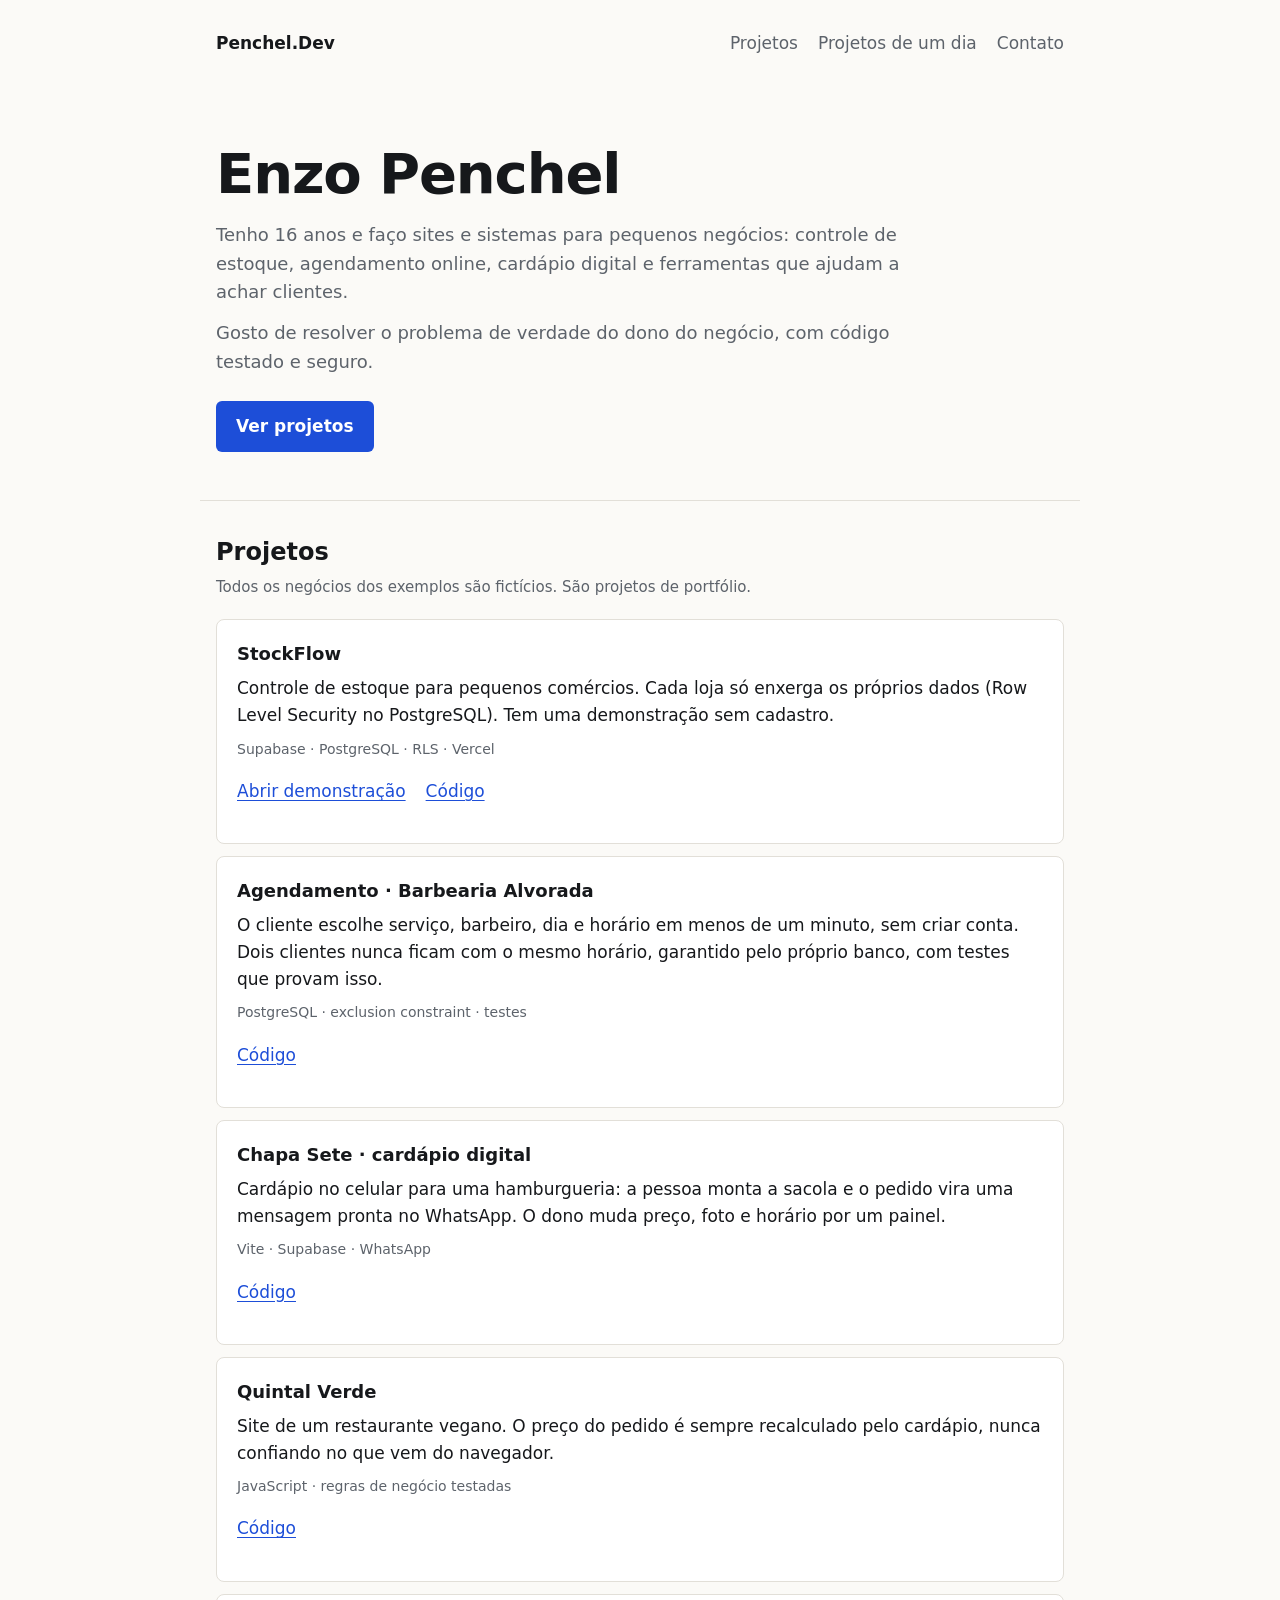
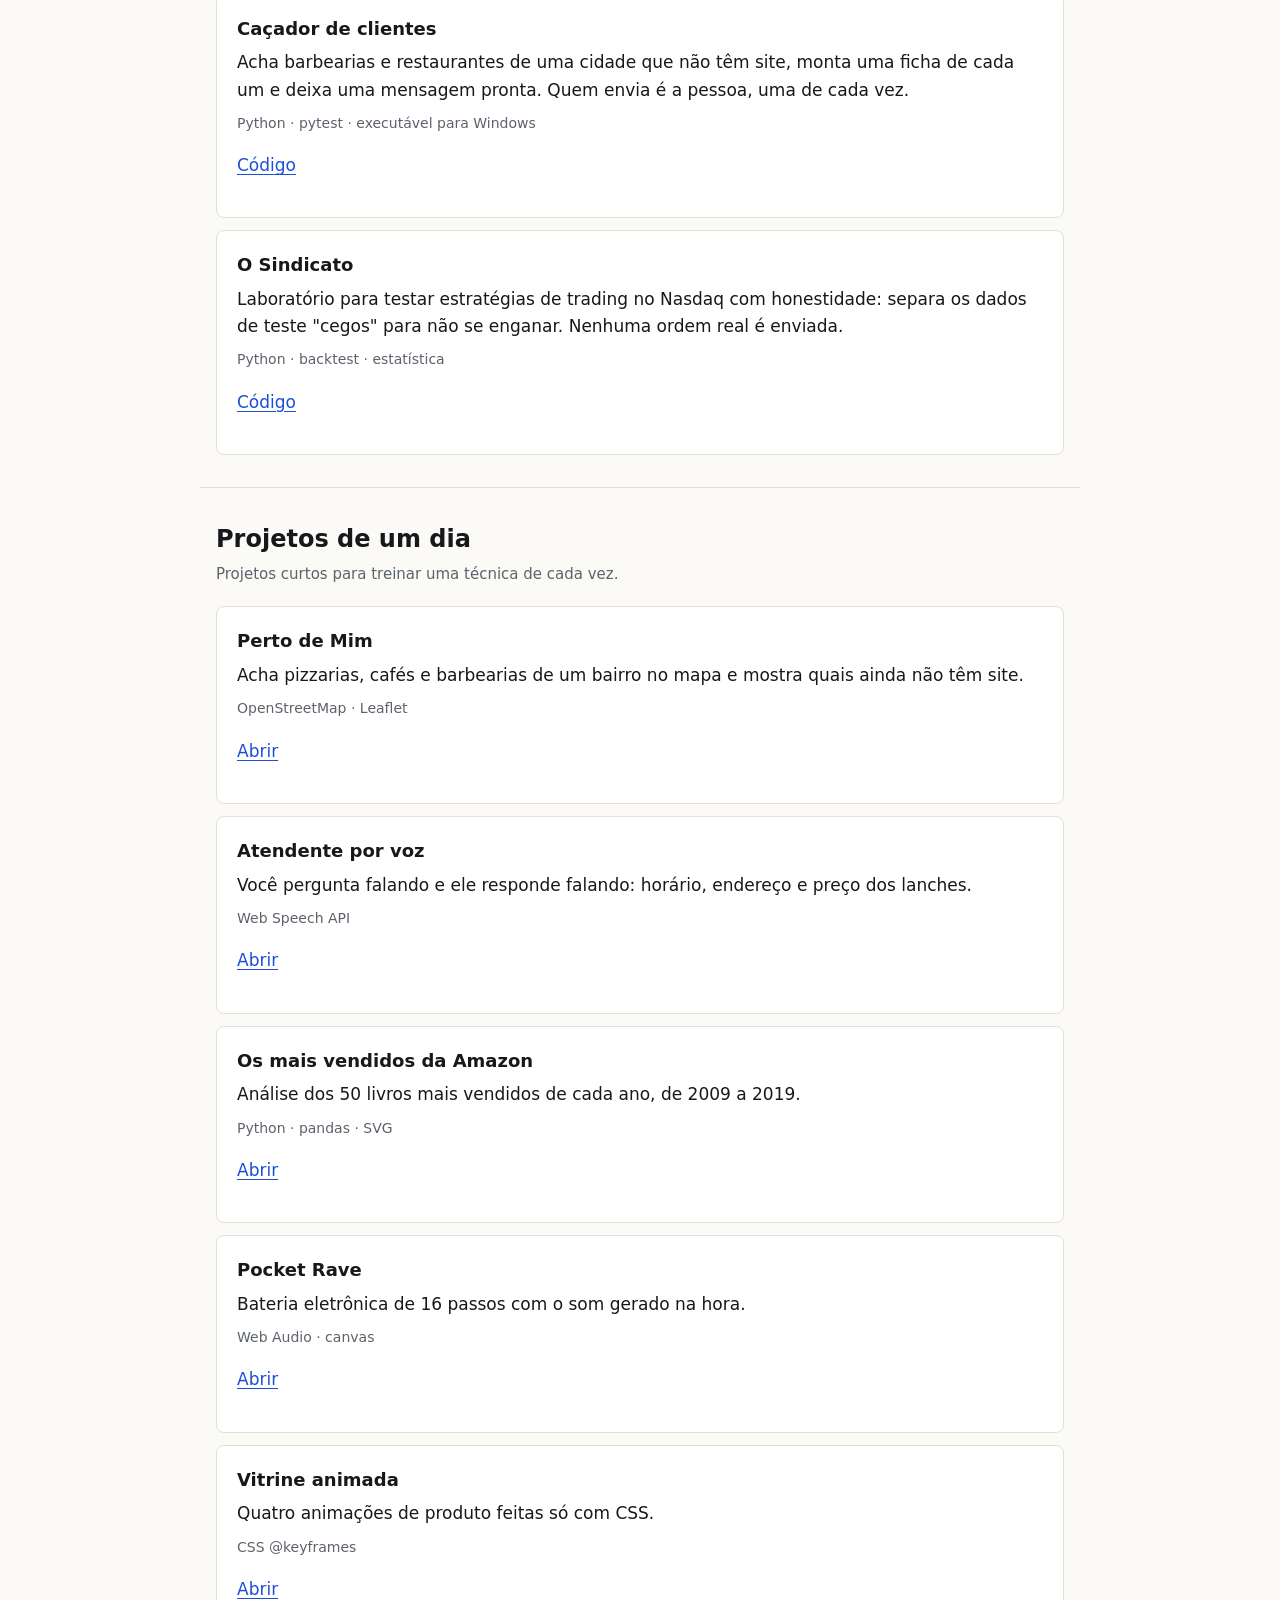
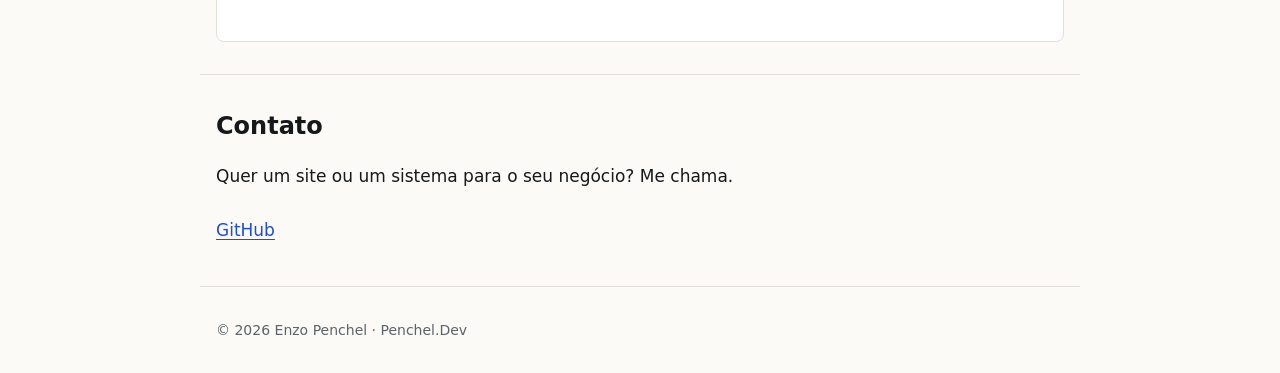
<file: index.html>
<!doctype html><meta charset="utf-8"><title>Penchel.Dev</title><link rel="icon" href="site-pessoal/favicon.svg"><meta http-equiv="refresh" content="0; url=site-pessoal/"><link rel="canonical" href="site-pessoal/"><a href="site-pessoal/">Abrir o portfólio</a>
</file>
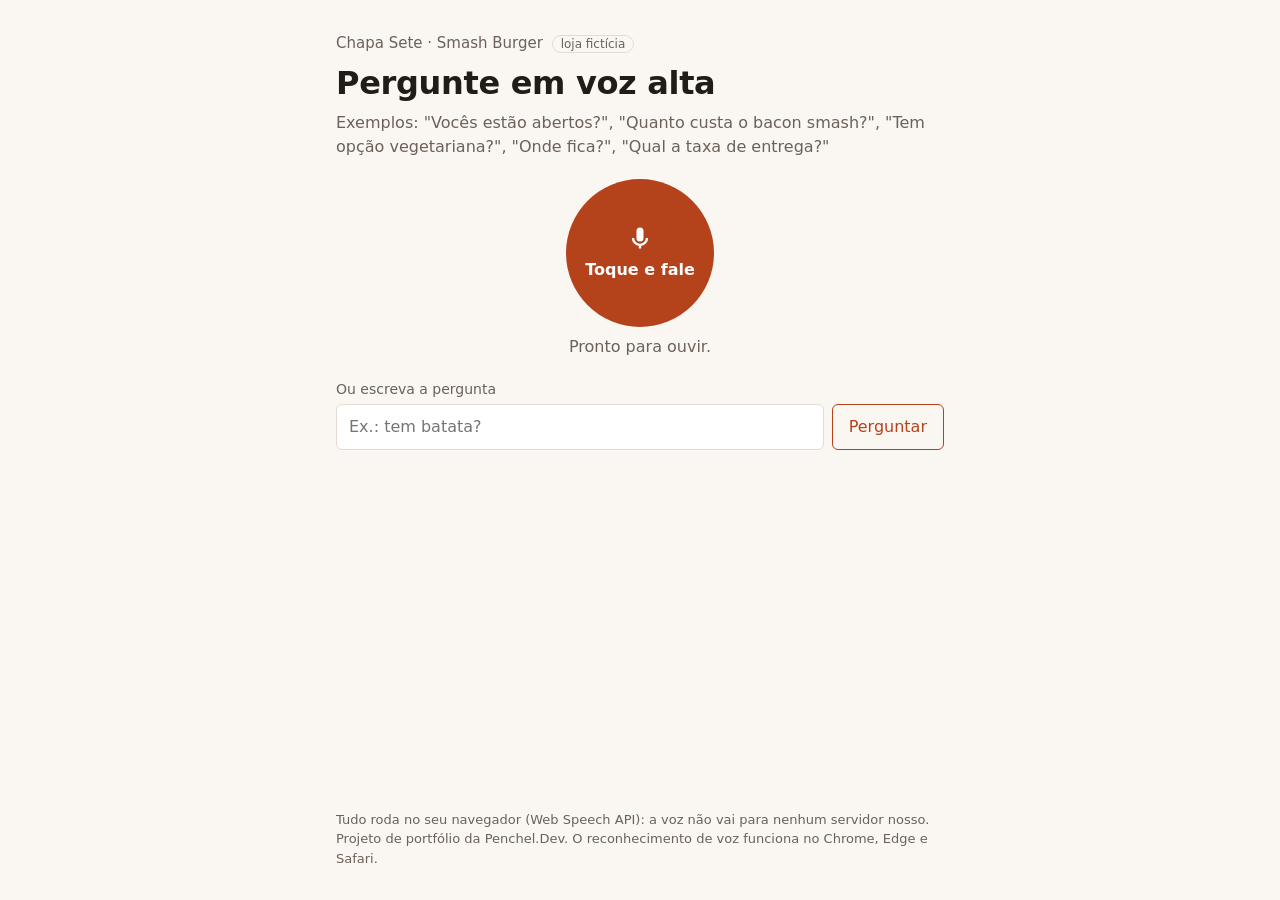
<file: atendente-por-voz/index.html>
<!doctype html>
<html lang="pt-BR">
<head>
<meta charset="utf-8">
<meta name="viewport" content="width=device-width, initial-scale=1">
<title>Atendente por voz · Chapa Sete</title>
<link rel="icon" href="data:,">
<meta name="description" content="Assistente de voz que responde horário, endereço, cardápio e preços de uma hamburgueria fictícia, usando só o navegador.">
<link rel="stylesheet" href="estilo.css">
</head>
<body>
<main class="tela">
  <header>
    <p class="loja">Chapa Sete · Smash Burger <span class="aviso">loja fictícia</span></p>
    <h1>Pergunte em voz alta</h1>
    <p class="dica">Exemplos: "Vocês estão abertos?", "Quanto custa o bacon smash?", "Tem opção vegetariana?", "Onde fica?", "Qual a taxa de entrega?"</p>
  </header>

  <div class="microfone">
    <button id="falar" type="button" aria-pressed="false">
      <svg viewBox="0 0 24 24" width="28" height="28" aria-hidden="true"><path fill="currentColor" d="M12 15a3 3 0 0 0 3-3V6a3 3 0 1 0-6 0v6a3 3 0 0 0 3 3Zm5-3a5 5 0 0 1-10 0H5a7 7 0 0 0 6 6.92V21h2v-2.08A7 7 0 0 0 19 12h-2Z"/></svg>
      <span>Toque e fale</span>
    </button>
    <p id="status" class="status" role="status">Pronto para ouvir.</p>
  </div>

  <form id="texto" class="texto">
    <label for="pergunta">Ou escreva a pergunta</label>
    <div class="linha">
      <input id="pergunta" name="pergunta" autocomplete="off" placeholder="Ex.: tem batata?">
      <button type="submit">Perguntar</button>
    </div>
  </form>

  <ol id="conversa" class="conversa" aria-live="polite"></ol>

  <footer class="rodape">Tudo roda no seu navegador (Web Speech API): a voz não vai para nenhum servidor nosso. Projeto de portfólio da Penchel.Dev. O reconhecimento de voz funciona no Chrome, Edge e Safari.</footer>
</main>
<script src="app.js"></script>
</body>
</html>
</file>
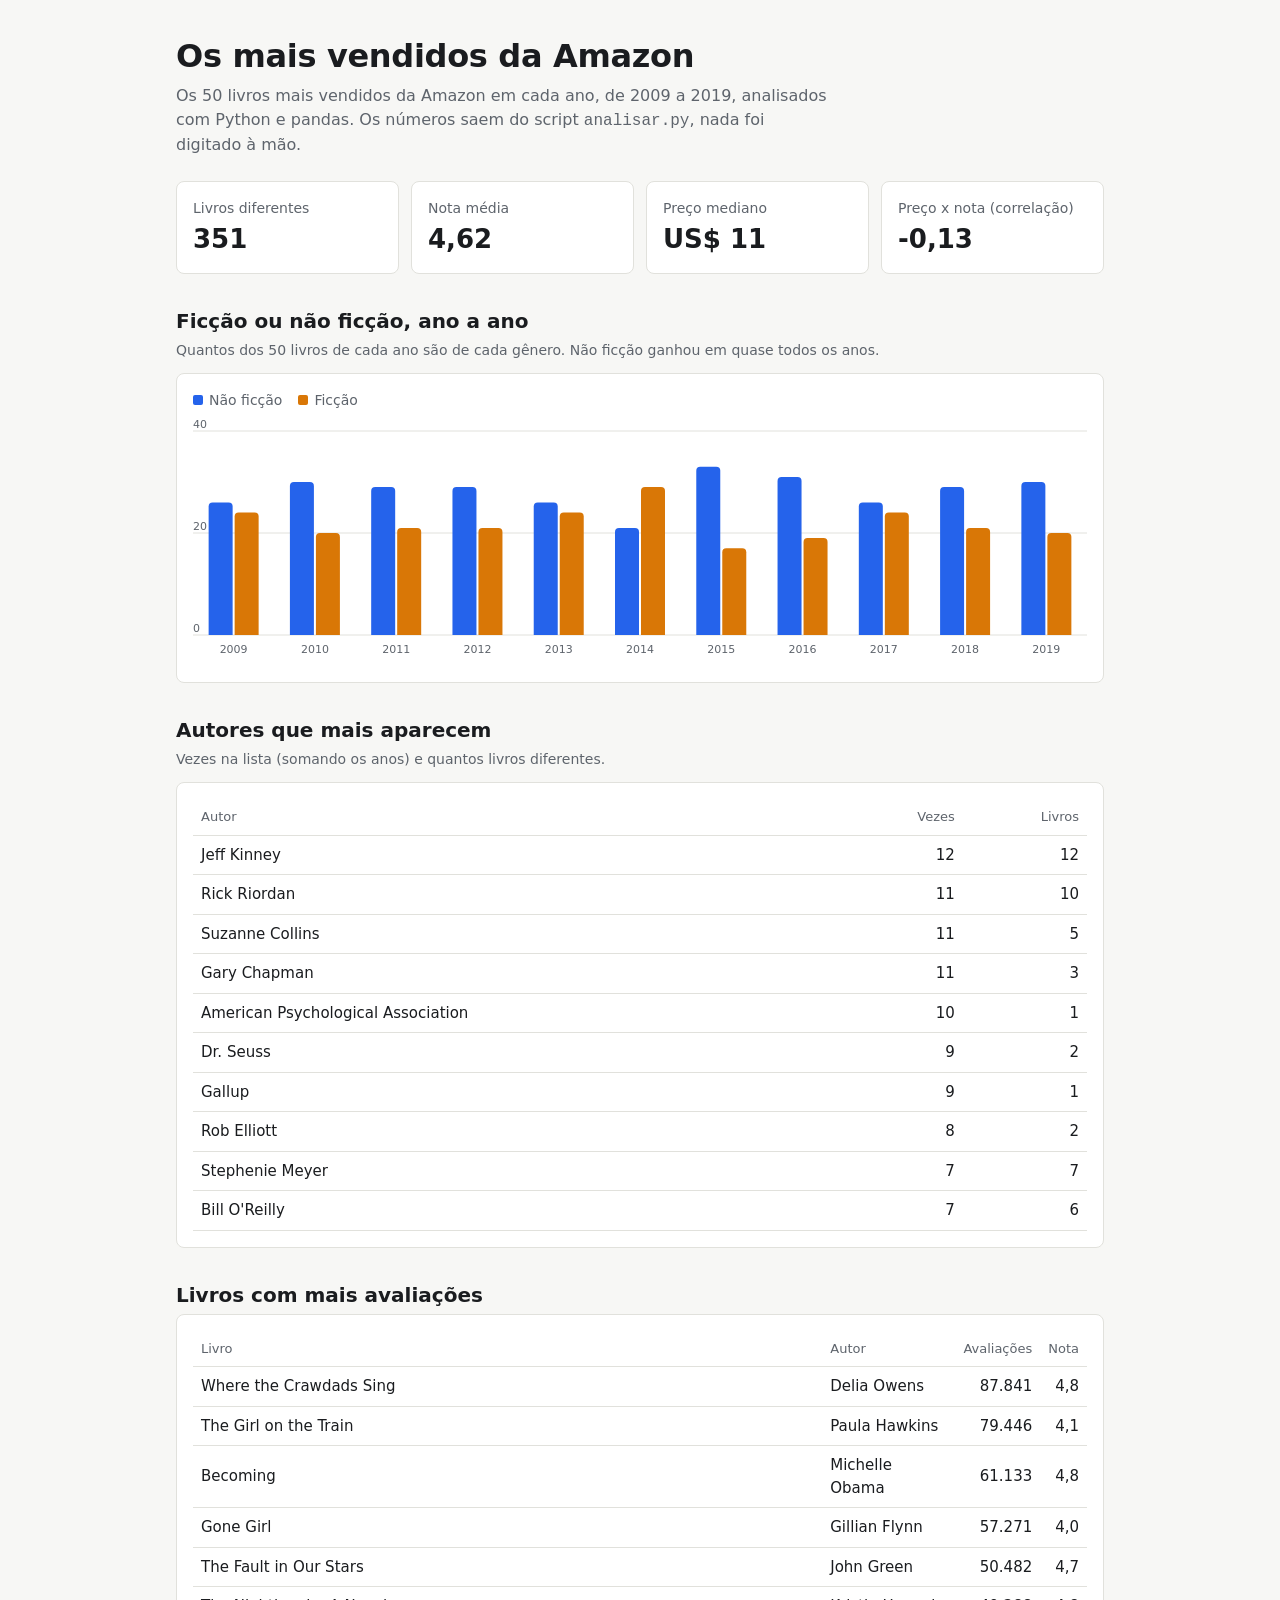
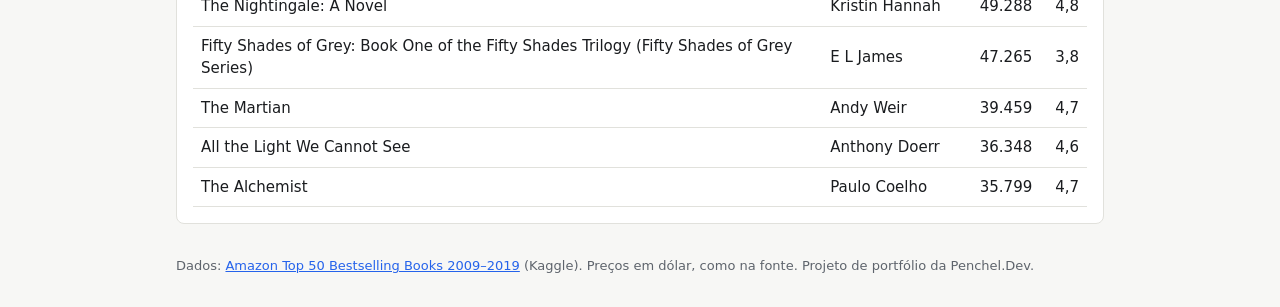
<file: livros-mais-vendidos/index.html>
<!doctype html>
<html lang="pt-BR">
<head>
<meta charset="utf-8">
<meta name="viewport" content="width=device-width, initial-scale=1">
<title>Livros mais vendidos da Amazon · análise com pandas</title>
<link rel="icon" href="data:,">
<meta name="description" content="Análise com Python e pandas dos 50 livros mais vendidos da Amazon de cada ano, de 2009 a 2019.">
<style>
  :root { --fundo: #f7f7f5; --superficie: #fff; --tinta: #1a1c1f; --tinta-2: #5e646c; --borda: #e1e1dc;
    --s1: #2563eb; --s2: #d97706; color-scheme: light; }
  @media (prefers-color-scheme: dark) { :root { --fundo: #131518; --superficie: #1b1e22; --tinta: #eceef0; --tinta-2: #a3a9b1; --borda: #2d3238; --s1: #6b9bff; --s2: #f0a840; color-scheme: dark; } }
  * { box-sizing: border-box; }
  body { margin: 0; background: var(--fundo); color: var(--tinta); font: 16px/1.5 system-ui, -apple-system, "Segoe UI", sans-serif; }
  main { max-width: 960px; margin: 0 auto; padding: 32px 16px; }
  h1 { margin: 0; font-size: 2rem; letter-spacing: -0.01em; }
  .sub { color: var(--tinta-2); max-width: 64ch; margin: 4px 0 24px; }
  h2 { font-size: 1.25rem; margin: 32px 0 4px; }
  .nota { color: var(--tinta-2); font-size: 0.875rem; margin: 0 0 12px; }
  .fichas { display: grid; gap: 12px; grid-template-columns: repeat(auto-fit, minmax(min(190px, 100%), 1fr)); }
  .ficha { background: var(--superficie); border: 1px solid var(--borda); border-radius: 8px; padding: 14px 16px; }
  .ficha span { color: var(--tinta-2); font-size: 0.875rem; }
  .ficha strong { display: block; font-size: 1.625rem; font-variant-numeric: tabular-nums; }
  .cartao { background: var(--superficie); border: 1px solid var(--borda); border-radius: 8px; padding: 16px; overflow-x: auto; }
  .legenda { display: flex; gap: 16px; font-size: 0.875rem; color: var(--tinta-2); margin-bottom: 8px; }
  .legenda i { display: inline-block; width: 10px; height: 10px; border-radius: 2px; margin-right: 6px; vertical-align: 0; }
  svg text { fill: var(--tinta-2); font-size: 11px; font-variant-numeric: tabular-nums; }
  table { border-collapse: collapse; width: 100%; font-size: 0.9375rem; font-variant-numeric: tabular-nums; }
  th, td { text-align: left; padding: 8px; border-bottom: 1px solid var(--borda); }
  th { color: var(--tinta-2); font-weight: 500; font-size: 0.8125rem; }
  td.n, th.n { text-align: right; }
  footer { color: var(--tinta-2); font-size: 0.8125rem; margin-top: 32px; }
  a { color: var(--s1); }
</style>
</head>
<body>
<main>
  <h1>Os mais vendidos da Amazon</h1>
  <p class="sub">Os 50 livros mais vendidos da Amazon em cada ano, de 2009 a 2019, analisados com Python e pandas. Os números saem do script <code>analisar.py</code>, nada foi digitado à mão.</p>

  <section class="fichas" id="fichas" aria-label="Resumo"></section>

  <h2>Ficção ou não ficção, ano a ano</h2>
  <p class="nota">Quantos dos 50 livros de cada ano são de cada gênero. Não ficção ganhou em quase todos os anos.</p>
  <div class="cartao">
    <div class="legenda"><span><i style="background:var(--s1)"></i>Não ficção</span><span><i style="background:var(--s2)"></i>Ficção</span></div>
    <svg id="grafico" role="img" aria-labelledby="grafico-titulo" width="100%" height="240"><title id="grafico-titulo">Livros de ficção e não ficção por ano</title></svg>
  </div>

  <h2>Autores que mais aparecem</h2>
  <p class="nota">Vezes na lista (somando os anos) e quantos livros diferentes.</p>
  <div class="cartao"><table id="autores"><thead><tr><th>Autor</th><th class="n">Vezes</th><th class="n">Livros</th></tr></thead><tbody></tbody></table></div>

  <h2>Livros com mais avaliações</h2>
  <div class="cartao"><table id="avaliados"><thead><tr><th>Livro</th><th>Autor</th><th class="n">Avaliações</th><th class="n">Nota</th></tr></thead><tbody></tbody></table></div>

  <footer>Dados: <a href="https://www.kaggle.com/datasets/sootersaalu/amazon-top-50-bestselling-books-2009-2019">Amazon Top 50 Bestselling Books 2009–2019</a> (Kaggle). Preços em dólar, como na fonte. Projeto de portfólio da Penchel.Dev.</footer>
</main>
<script>
const num = (v, d = 0) => v.toLocaleString('pt-BR', { minimumFractionDigits: d, maximumFractionDigits: d });
const linha = (...cel) => { const tr = document.createElement('tr'); cel.forEach(([t, n]) => { const td = document.createElement('td'); td.textContent = t; if (n) td.className = 'n'; tr.append(td); }); return tr; };

fetch('resumo.json').then((r) => r.json()).then((d) => {
  const fichas = [
    ['Livros diferentes', num(d.livros_unicos)],
    ['Nota média', num(d.nota_media, 2)],
    ['Preço mediano', 'US$ ' + num(d.preco_mediano)],
    ['Preço x nota (correlação)', num(d.correlacao_preco_nota, 2)],
  ];
  document.getElementById('fichas').append(...fichas.map(([r, v]) => {
    const f = document.createElement('div'); f.className = 'ficha';
    const s = document.createElement('span'); s.textContent = r;
    const b = document.createElement('strong'); b.textContent = v;
    f.append(s, b); return f;
  }));

  // Colunas agrupadas, desenhadas à mão em SVG
  const svg = document.getElementById('grafico');
  const NS = 'http://www.w3.org/2000/svg';
  const desenhar = () => {
    [...svg.querySelectorAll('g')].forEach((g) => g.remove());
    const W = svg.clientWidth || 600, H = 240, base = H - 24, topo = 12, max = 40;
    const g = document.createElementNS(NS, 'g'); svg.append(g);
    const larg = W / d.por_ano.length;
    const barra = Math.max(6, Math.min(24, larg / 2 - 4));
    const y = (v) => base - (v / max) * (base - topo);
    const s = (tag, a) => { const e = document.createElementNS(NS, tag); for (const k in a) e.setAttribute(k, a[k]); g.append(e); return e; };
    for (const v of [0, 20, 40]) { s('line', { x1: 0, x2: W, y1: y(v), y2: y(v), stroke: 'var(--borda)' }); s('text', { x: 0, y: y(v) - 3 }).textContent = v; }
    d.por_ano.forEach((a, i) => {
      const cx = i * larg + larg / 2;
      [['nao_ficcao', 'var(--s1)', -barra - 1], ['ficcao', 'var(--s2)', 1]].forEach(([k, cor, dx]) => {
        const r = s('path', { fill: cor, d: `M${cx + dx},${base} v${-(base - y(a[k])) + 4} q0,-4 4,-4 h${barra - 8} q4,0 4,4 v${base - y(a[k]) - 4} z` });
        const t = document.createElementNS(NS, 'title'); t.textContent = `${a.ano}: ${a[k]} de ${k === 'ficcao' ? 'ficção' : 'não ficção'}`; r.append(t);
      });
      s('text', { x: cx, y: H - 6, 'text-anchor': 'middle' }).textContent = a.ano;
    });
  };
  desenhar();
  new ResizeObserver(desenhar).observe(svg);

  document.querySelector('#autores tbody').append(...d.autores.map((a) => linha([a.autor], [num(a.vezes), 1], [num(a.livros), 1])));
  document.querySelector('#avaliados tbody').append(...d.mais_avaliados.map((l) => linha([l.nome], [l.autor], [num(l.avaliacoes), 1], [num(l.nota, 1), 1])));
}).catch(() => { document.getElementById('fichas').textContent = 'Não consegui carregar os dados. Rode analisar.py e abra por um servidor (python -m http.server).'; });
</script>
</body>
</html>
</file>
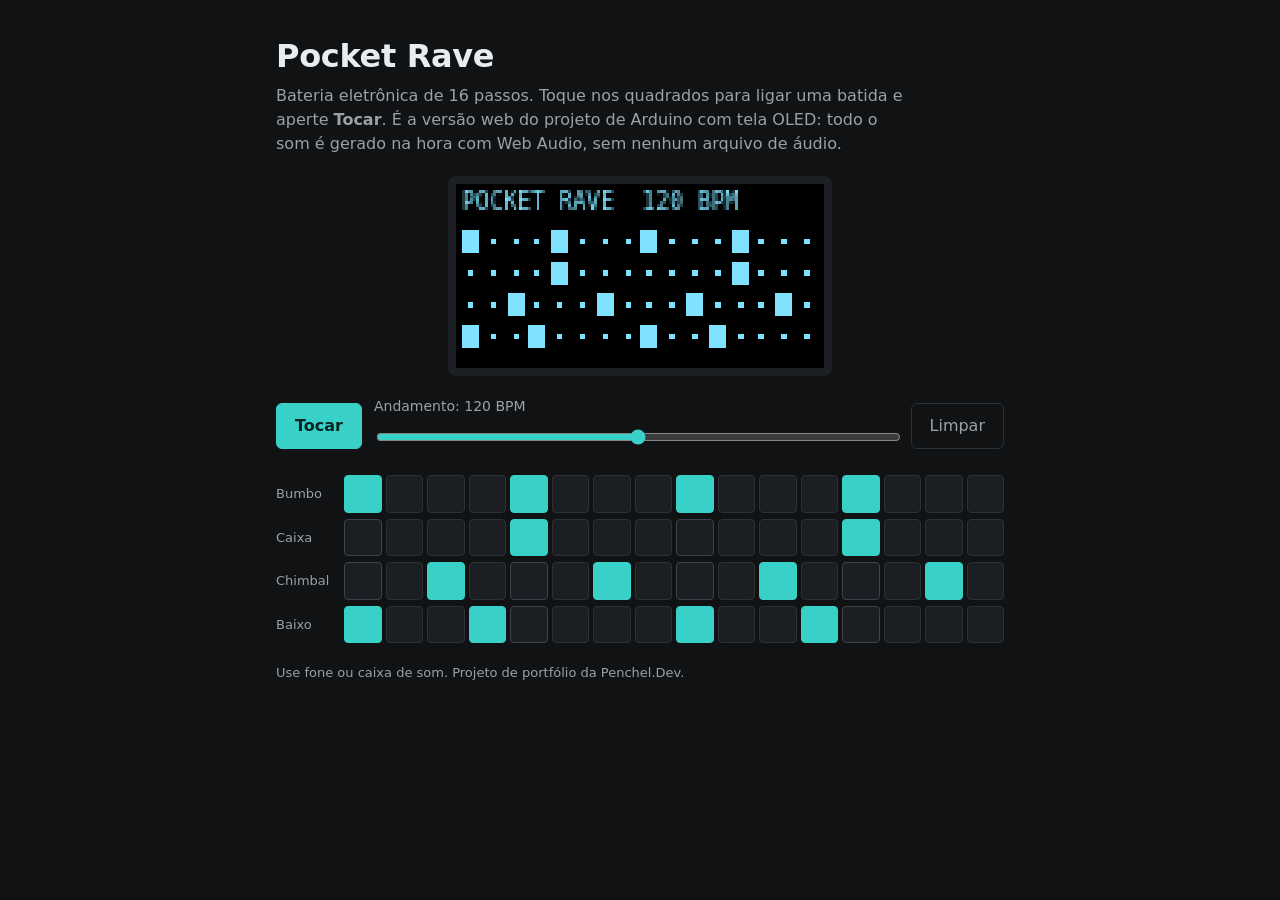
<file: pocket-rave/index.html>
<!doctype html>
<html lang="pt-BR">
<head>
<meta charset="utf-8">
<meta name="viewport" content="width=device-width, initial-scale=1">
<title>Pocket Rave · bateria eletrônica no navegador</title>
<link rel="icon" href="data:,">
<meta name="description" content="Bateria eletrônica de 16 passos feita com Web Audio, com uma telinha estilo OLED. Versão web do projeto Pocket Rave de Arduino.">
<link rel="stylesheet" href="estilo.css">
</head>
<body>
<main class="aparelho">
  <header>
    <h1>Pocket Rave</h1>
    <p>Bateria eletrônica de 16 passos. Toque nos quadrados para ligar uma batida e aperte <strong>Tocar</strong>. É a versão web do projeto de Arduino com tela OLED: todo o som é gerado na hora com Web Audio, sem nenhum arquivo de áudio.</p>
  </header>

  <canvas id="oled" width="128" height="64" aria-label="Tela do aparelho: mostra a batida e o andamento" role="img"></canvas>

  <div class="controles">
    <button id="tocar" type="button" class="primario" aria-pressed="false">Tocar</button>
    <label><span>Andamento: <output id="bpm-valor">120</output> BPM</span>
      <input id="bpm" type="range" min="70" max="170" value="120">
    </label>
    <button id="limpar" type="button" class="secundario">Limpar</button>
  </div>

  <div id="grade" class="grade" role="grid" aria-label="Sequência de 16 passos"></div>

  <footer>Use fone ou caixa de som. Projeto de portfólio da Penchel.Dev.</footer>
</main>
<script src="app.js"></script>
</body>
</html>
</file>
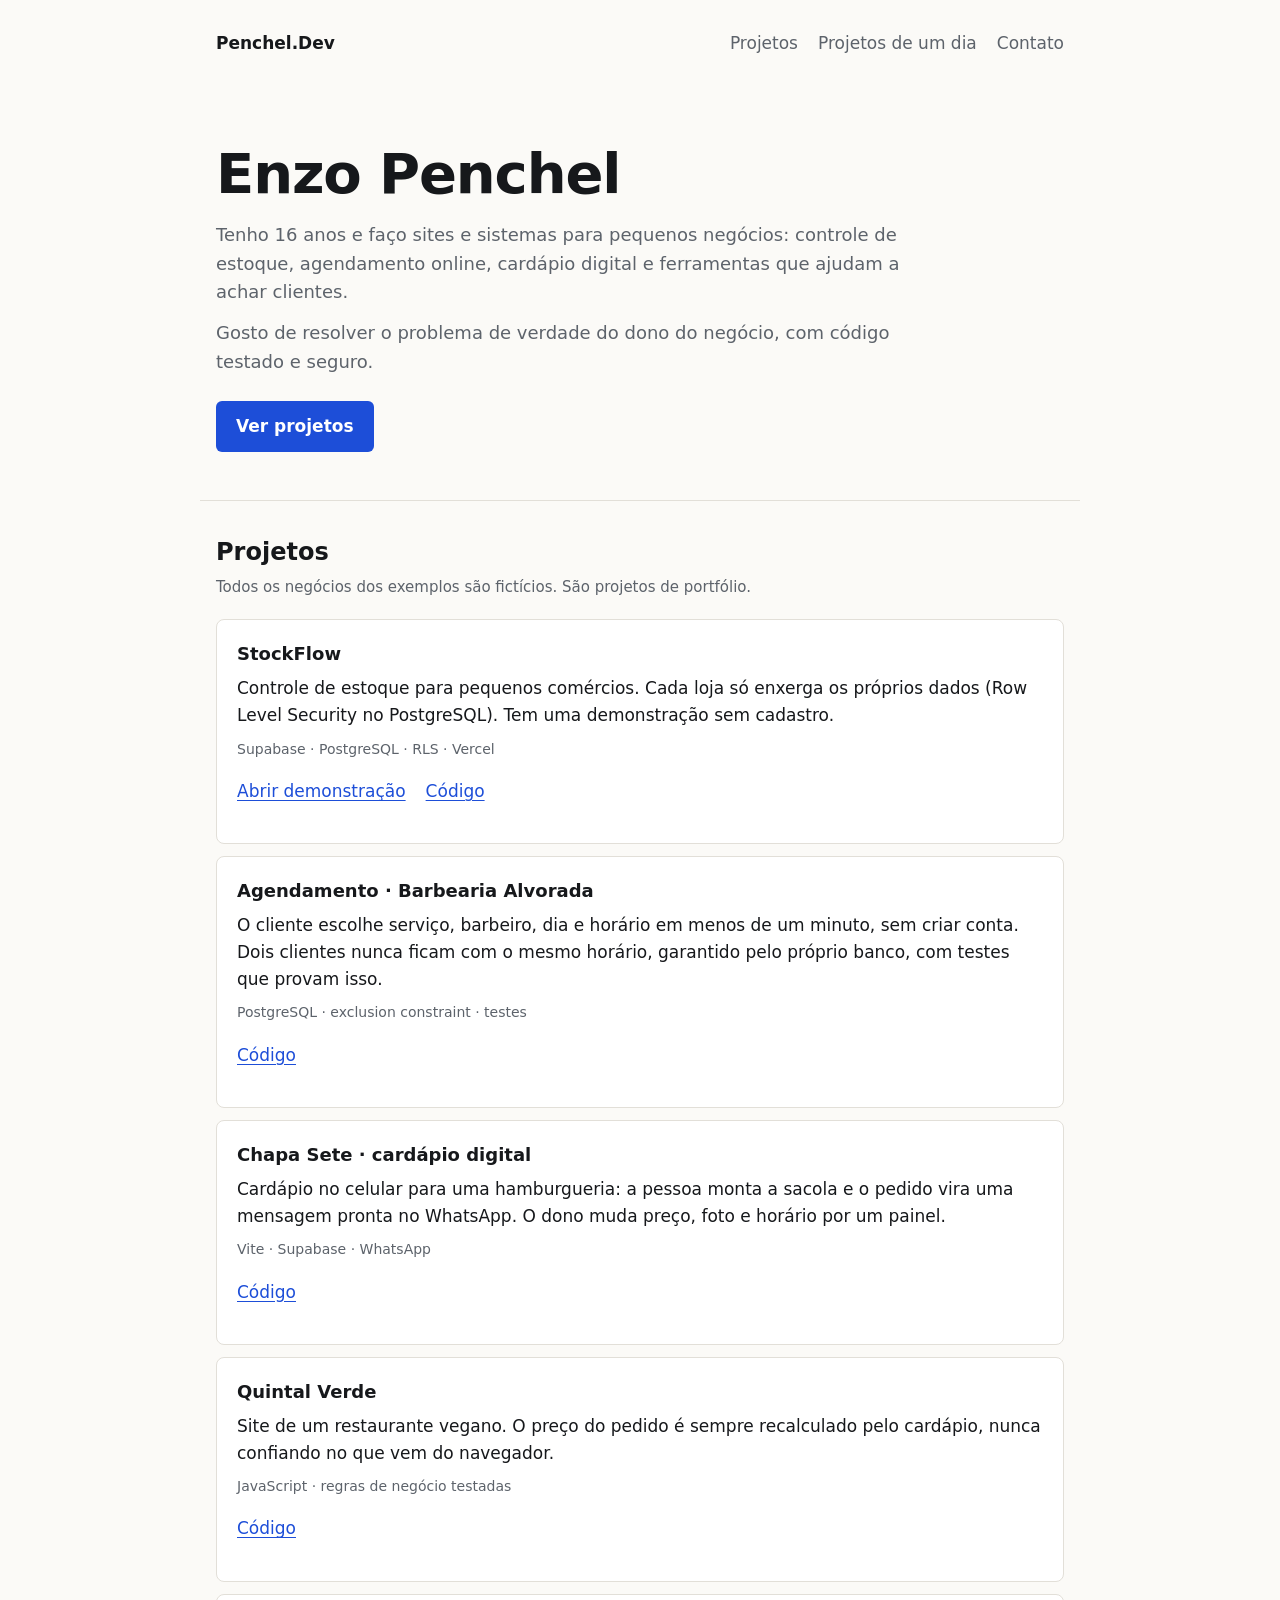
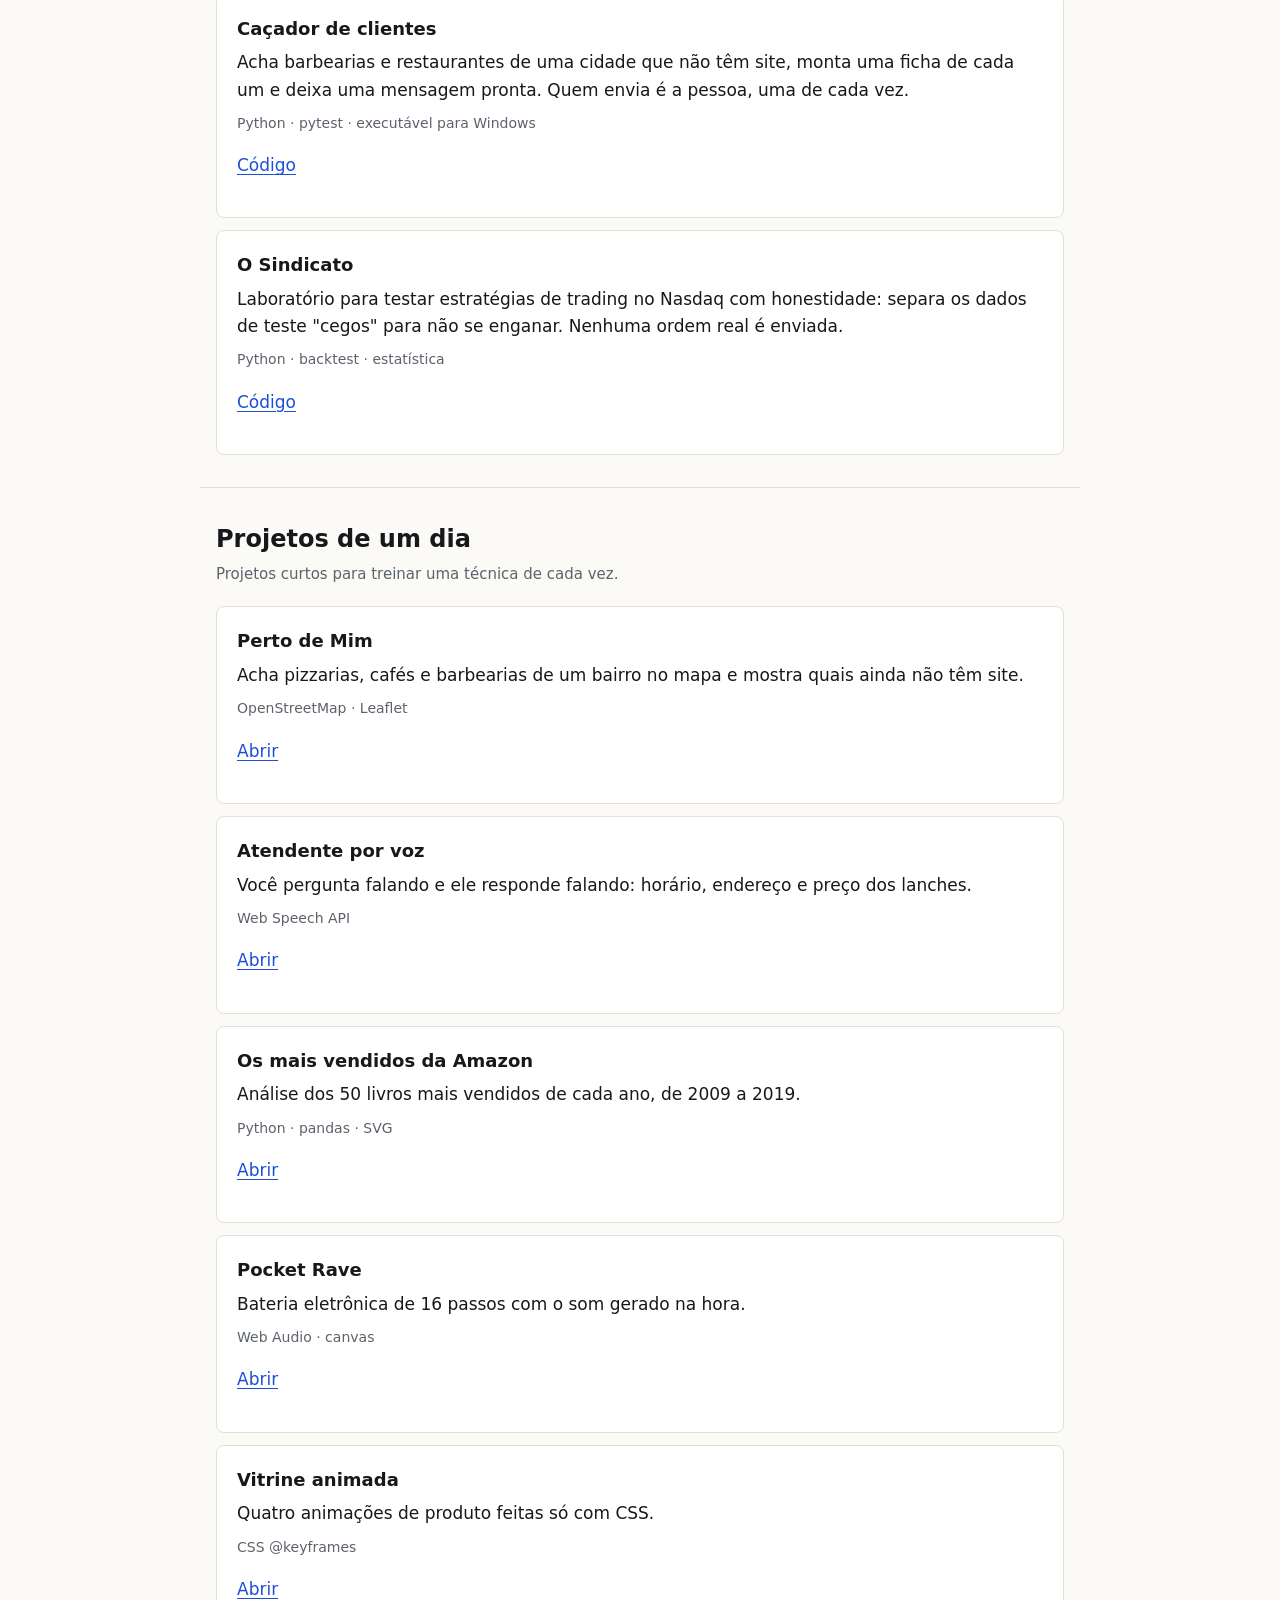
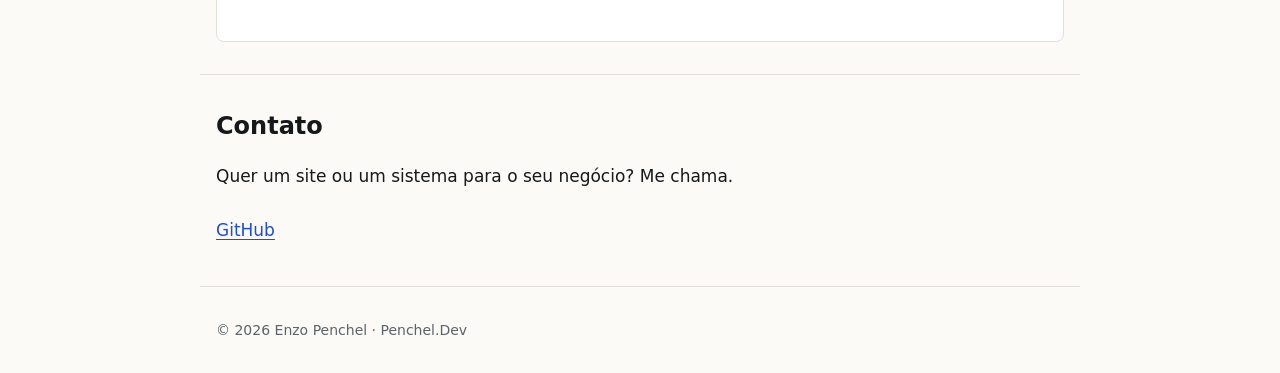
<file: site-pessoal/index.html>
<!doctype html>
<html lang="pt-BR">
<head>
<meta charset="utf-8">
<meta name="viewport" content="width=device-width, initial-scale=1">
<title>Enzo Penchel · Penchel.Dev</title>
<meta name="description" content="Enzo Penchel, desenvolvedor. Sites e sistemas para pequenos negócios: estoque, agendamento, cardápio digital e automação.">
<meta property="og:title" content="Enzo Penchel · Penchel.Dev">
<meta property="og:description" content="Sites e sistemas para pequenos negócios.">
<link rel="icon" href="favicon.svg" type="image/svg+xml">
<link rel="stylesheet" href="estilo.css">
</head>
<body>
<a class="pular" href="#projetos">Pular para os projetos</a>
<header class="topo">
  <nav class="nav" aria-label="Principal">
    <a href="#" class="marca">Penchel.Dev</a>
    <span class="links"><a href="#projetos">Projetos</a><a href="#rapidos">Projetos de um dia</a><a href="#contato">Contato</a></span>
  </nav>
  <div class="heroi">
    <h1>Enzo Penchel</h1>
    <p class="lead">Tenho 16 anos e faço sites e sistemas para pequenos negócios: controle de estoque, agendamento online, cardápio digital e ferramentas que ajudam a achar clientes.</p>
    <p class="lead">Gosto de resolver o problema de verdade do dono do negócio, com código testado e seguro.</p>
    <a class="botao" href="#projetos">Ver projetos</a>
  </div>
</header>

<main>
  <section id="projetos" class="secao" aria-labelledby="t-projetos">
    <h2 id="t-projetos">Projetos</h2>
    <p class="nota">Todos os negócios dos exemplos são fictícios. São projetos de portfólio.</p>
    <ul class="projetos">
      <li class="projeto">
        <h3>StockFlow</h3>
        <p>Controle de estoque para pequenos comércios. Cada loja só enxerga os próprios dados (Row Level Security no PostgreSQL). Tem uma demonstração sem cadastro.</p>
        <p class="tags">Supabase · PostgreSQL · RLS · Vercel</p>
        <p class="acoes"><a href="https://stock-flow-xi-indol.vercel.app">Abrir demonstração</a><a href="https://github.com/Engghgtytr/StockFlow">Código</a></p>
      </li>
      <li class="projeto">
        <h3>Agendamento · Barbearia Alvorada</h3>
        <p>O cliente escolhe serviço, barbeiro, dia e horário em menos de um minuto, sem criar conta. Dois clientes nunca ficam com o mesmo horário, garantido pelo próprio banco, com testes que provam isso.</p>
        <p class="tags">PostgreSQL · exclusion constraint · testes</p>
        <p class="acoes"><a href="https://github.com/Engghgtytr/agendamento-alvorada">Código</a></p>
      </li>
      <li class="projeto">
        <h3>Chapa Sete · cardápio digital</h3>
        <p>Cardápio no celular para uma hamburgueria: a pessoa monta a sacola e o pedido vira uma mensagem pronta no WhatsApp. O dono muda preço, foto e horário por um painel.</p>
        <p class="tags">Vite · Supabase · WhatsApp</p>
        <p class="acoes"><a href="https://github.com/Engghgtytr/cardapio-chapa-sete">Código</a></p>
      </li>
      <li class="projeto">
        <h3>Quintal Verde</h3>
        <p>Site de um restaurante vegano. O preço do pedido é sempre recalculado pelo cardápio, nunca confiando no que vem do navegador.</p>
        <p class="tags">JavaScript · regras de negócio testadas</p>
        <p class="acoes"><a href="https://github.com/Engghgtytr/quintal-verde">Código</a></p>
      </li>
      <li class="projeto">
        <h3>Caçador de clientes</h3>
        <p>Acha barbearias e restaurantes de uma cidade que não têm site, monta uma ficha de cada um e deixa uma mensagem pronta. Quem envia é a pessoa, uma de cada vez.</p>
        <p class="tags">Python · pytest · executável para Windows</p>
        <p class="acoes"><a href="https://github.com/Engghgtytr/cacador-de-clientes">Código</a></p>
      </li>
      <li class="projeto">
        <h3>O Sindicato</h3>
        <p>Laboratório para testar estratégias de trading no Nasdaq com honestidade: separa os dados de teste "cegos" para não se enganar. Nenhuma ordem real é enviada.</p>
        <p class="tags">Python · backtest · estatística</p>
        <p class="acoes"><a href="https://github.com/Engghgtytr/o-sindicato">Código</a></p>
      </li>
    </ul>
  </section>

  <section id="rapidos" class="secao" aria-labelledby="t-rapidos">
    <h2 id="t-rapidos">Projetos de um dia</h2>
    <p class="nota">Projetos curtos para treinar uma técnica de cada vez.</p>
    <ul class="projetos">
      <li class="projeto"><h3>Perto de Mim</h3><p>Acha pizzarias, cafés e barbearias de um bairro no mapa e mostra quais ainda não têm site.</p><p class="tags">OpenStreetMap · Leaflet</p><p class="acoes"><a href="../perto-de-mim/">Abrir</a></p></li>
      <li class="projeto"><h3>Atendente por voz</h3><p>Você pergunta falando e ele responde falando: horário, endereço e preço dos lanches.</p><p class="tags">Web Speech API</p><p class="acoes"><a href="../atendente-por-voz/">Abrir</a></p></li>
      <li class="projeto"><h3>Os mais vendidos da Amazon</h3><p>Análise dos 50 livros mais vendidos de cada ano, de 2009 a 2019.</p><p class="tags">Python · pandas · SVG</p><p class="acoes"><a href="../livros-mais-vendidos/">Abrir</a></p></li>
      <li class="projeto"><h3>Pocket Rave</h3><p>Bateria eletrônica de 16 passos com o som gerado na hora.</p><p class="tags">Web Audio · canvas</p><p class="acoes"><a href="../pocket-rave/">Abrir</a></p></li>
      <li class="projeto"><h3>Vitrine animada</h3><p>Quatro animações de produto feitas só com CSS.</p><p class="tags">CSS @keyframes</p><p class="acoes"><a href="../vitrine-animada/">Abrir</a></p></li>
    </ul>
  </section>

  <section id="contato" class="secao" aria-labelledby="t-contato">
    <h2 id="t-contato">Contato</h2>
    <p>Quer um site ou um sistema para o seu negócio? Me chama.</p>
    <!-- Coloque aqui o link do seu LinkedIn e do WhatsApp da empresa quando tiver -->
    <p class="acoes"><a href="https://github.com/Engghgtytr">GitHub</a></p>
  </section>
</main>

<footer class="rodape">© <span id="ano">2026</span> Enzo Penchel · Penchel.Dev</footer>
<script>document.getElementById('ano').textContent = new Date().getFullYear();</script>
</body>
</html>
</file>
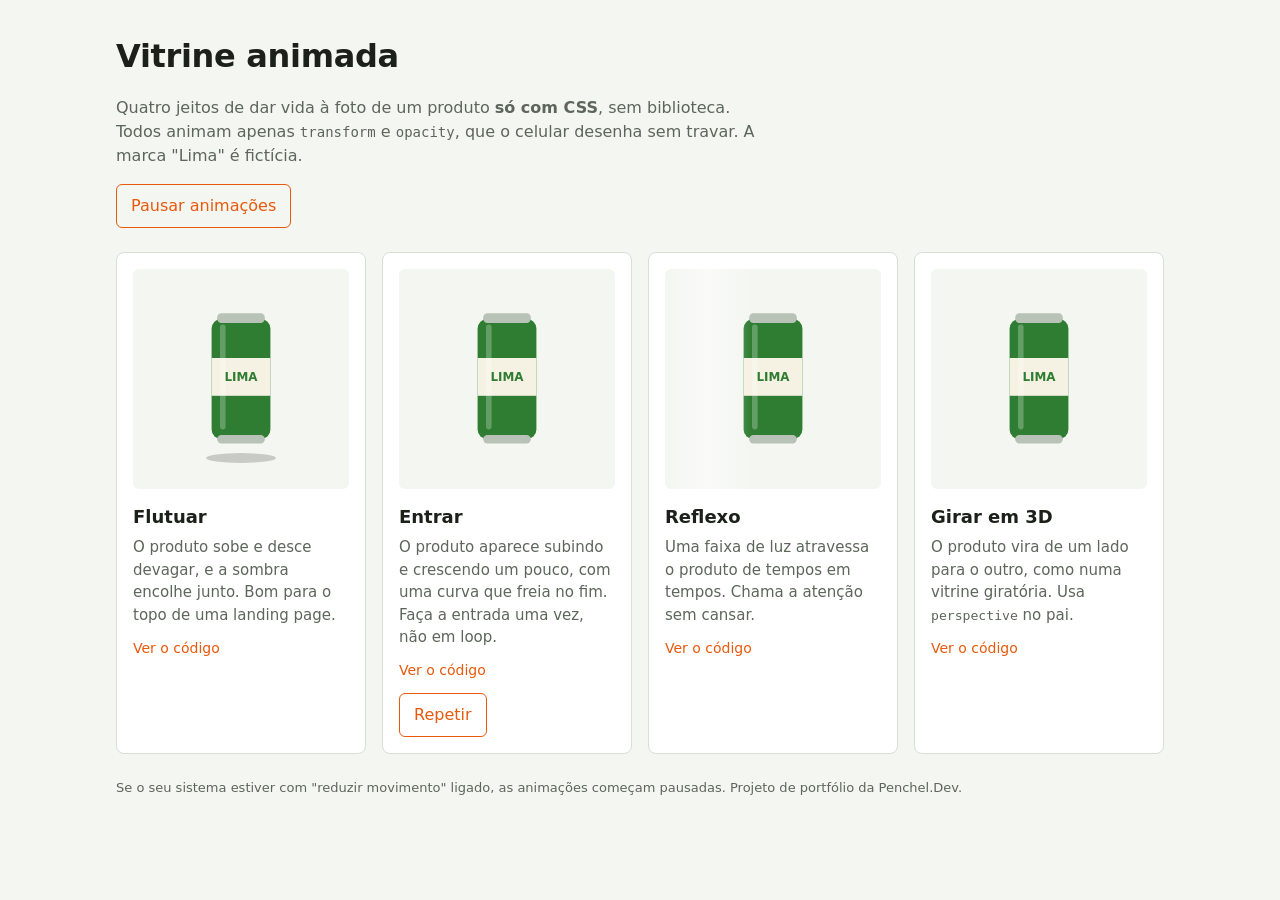
<file: vitrine-animada/index.html>
<!doctype html>
<html lang="pt-BR">
<head>
<meta charset="utf-8">
<meta name="viewport" content="width=device-width, initial-scale=1">
<title>Vitrine animada · animações com CSS keyframes</title>
<link rel="icon" href="data:,">
<meta name="description" content="Quatro animações de produto feitas só com CSS @keyframes, leves no celular e com o código ao lado.">
<link rel="stylesheet" href="estilo.css">
</head>
<body>
<svg width="0" height="0" class="defs" aria-hidden="true">
  <symbol id="lata" viewBox="0 0 120 200">
    <rect x="18" y="14" width="84" height="172" rx="14" fill="var(--lata)"/>
    <rect x="26" y="6" width="68" height="14" rx="6" fill="var(--tampa)"/>
    <rect x="26" y="180" width="68" height="12" rx="6" fill="var(--tampa)"/>
    <rect x="18" y="70" width="84" height="54" fill="var(--faixa)"/>
    <text x="60" y="103" text-anchor="middle" font-family="system-ui, sans-serif" font-weight="700" font-size="17" fill="var(--lata)">LIMA</text>
    <rect x="30" y="22" width="8" height="150" rx="4" fill="#fff" opacity=".25"/>
  </symbol>
</svg>

<main class="pagina">
  <header class="topo">
    <h1>Vitrine animada</h1>
    <p>Quatro jeitos de dar vida à foto de um produto <strong>só com CSS</strong>, sem biblioteca. Todos animam apenas <code>transform</code> e <code>opacity</code>, que o celular desenha sem travar. A marca "Lima" é fictícia.</p>
    <button id="pausar" type="button" aria-pressed="false">Pausar animações</button>
  </header>

  <section class="vitrine" aria-label="Exemplos de animação">
    <article class="card">
      <div class="palco"><svg class="produto flutuar" viewBox="0 0 120 200" role="img" aria-label="Lata de refrigerante Lima flutuando"><use href="#lata"/></svg><div class="sombra flutuar-sombra"></div></div>
      <h2>Flutuar</h2>
      <p>O produto sobe e desce devagar, e a sombra encolhe junto. Bom para o topo de uma landing page.</p>
      <details><summary>Ver o código</summary><pre><code>@keyframes flutuar {
  50% { transform: translateY(-14px); }
}
.produto {
  animation: flutuar 3s ease-in-out infinite;
}</code></pre></details>
    </article>

    <article class="card">
      <div class="palco"><svg class="produto entrar" viewBox="0 0 120 200" role="img" aria-label="Lata entrando na tela"><use href="#lata"/></svg></div>
      <h2>Entrar</h2>
      <p>O produto aparece subindo e crescendo um pouco, com uma curva que freia no fim. Faça a entrada uma vez, não em loop.</p>
      <details><summary>Ver o código</summary><pre><code>@keyframes entrar {
  from { opacity: 0; transform: translateY(24px) scale(.94); }
}
.produto {
  animation: entrar .7s cubic-bezier(.23, 1, .32, 1) both;
}</code></pre></details>
      <button class="repetir" type="button" data-alvo="entrar">Repetir</button>
    </article>

    <article class="card">
      <div class="palco brilho"><svg class="produto" viewBox="0 0 120 200" role="img" aria-label="Lata com um reflexo de luz passando"><use href="#lata"/></svg><span class="luz" aria-hidden="true"></span></div>
      <h2>Reflexo</h2>
      <p>Uma faixa de luz atravessa o produto de tempos em tempos. Chama a atenção sem cansar.</p>
      <details><summary>Ver o código</summary><pre><code>@keyframes reflexo {
  0%, 60% { transform: translateX(-120%) skewX(-20deg); }
  100%    { transform: translateX(220%) skewX(-20deg); }
}
.luz { animation: reflexo 3.5s ease-in-out infinite; }</code></pre></details>
    </article>

    <article class="card">
      <div class="palco"><svg class="produto girar" viewBox="0 0 120 200" role="img" aria-label="Lata girando em 3D"><use href="#lata"/></svg></div>
      <h2>Girar em 3D</h2>
      <p>O produto vira de um lado para o outro, como numa vitrine giratória. Usa <code>perspective</code> no pai.</p>
      <details><summary>Ver o código</summary><pre><code>.palco { perspective: 600px; }
@keyframes girar {
  0%, 100% { transform: rotateY(-35deg); }
  50%      { transform: rotateY(35deg); }
}
.produto { animation: girar 4s ease-in-out infinite; }</code></pre></details>
    </article>
  </section>

  <footer class="rodape">Se o seu sistema estiver com "reduzir movimento" ligado, as animações começam pausadas. Projeto de portfólio da Penchel.Dev.</footer>
</main>
<script src="app.js"></script>
</body>
</html>
</file>
<file: atendente-por-voz/estilo.css>
:root {
  --fundo: #faf7f2; --superficie: #ffffff; --tinta: #221c16; --tinta-2: #6b6158; --borda: #e4dcd1;
  --marca: #b4421b; --marca-tinta: #ffffff; --bolha-cliente: #f1e7da;
  color-scheme: light;
}
@media (prefers-color-scheme: dark) {
  :root { --fundo: #171310; --superficie: #211c18; --tinta: #f2ece5; --tinta-2: #b3a89c; --borda: #3a322b;
    --marca: #f0805a; --marca-tinta: #1d0f09; --bolha-cliente: #2e2621; color-scheme: dark; }
}
* { box-sizing: border-box; }
body { margin: 0; background: var(--fundo); color: var(--tinta); font: 16px/1.5 system-ui, -apple-system, "Segoe UI", sans-serif; }
:focus-visible { outline: 3px solid var(--marca); outline-offset: 2px; }
.tela { max-width: 640px; margin: 0 auto; padding: 32px 16px; min-height: 100dvh; display: flex; flex-direction: column; gap: 20px; }
.loja { margin: 0; color: var(--tinta-2); font-size: 0.9375rem; }
.aviso { font-size: 0.75rem; border: 1px solid var(--borda); border-radius: 999px; padding: 1px 8px; margin-left: 4px; }
h1 { margin: 4px 0; font-size: 2rem; letter-spacing: -0.01em; }
.dica { margin: 0; color: var(--tinta-2); }

.microfone { display: grid; justify-items: center; gap: 8px; }
#falar { display: grid; justify-items: center; gap: 6px; width: 148px; height: 148px; border-radius: 50%; border: 0; background: var(--marca); color: var(--marca-tinta); font: inherit; font-weight: 600; cursor: pointer; transition: transform 160ms cubic-bezier(0.23, 1, 0.32, 1); align-content: center; }
#falar:active { transform: scale(0.96); }
#falar[aria-pressed="true"] { animation: ouvindo 1.2s ease-in-out infinite; }
@keyframes ouvindo { 50% { transform: scale(1.05); } }
#falar:disabled { opacity: 0.5; cursor: not-allowed; }
.status { margin: 0; color: var(--tinta-2); min-height: 1.5em; text-align: center; }

.texto label { display: block; font-size: 0.875rem; color: var(--tinta-2); margin-bottom: 4px; }
.linha { display: flex; gap: 8px; }
.linha input { flex: 1; min-width: 0; font: inherit; font-size: 16px; color: var(--tinta); background: var(--superficie); border: 1px solid var(--borda); border-radius: 6px; padding: 10px 12px; min-height: 44px; }
.linha button { font: inherit; border-radius: 6px; padding: 10px 16px; min-height: 44px; border: 1px solid var(--marca); background: transparent; color: var(--marca); cursor: pointer; }

.conversa { list-style: none; margin: 0; padding: 0; display: grid; gap: 8px; }
.conversa li { max-width: 85%; padding: 10px 14px; border-radius: 8px; animation: entrar 220ms cubic-bezier(0.23, 1, 0.32, 1); }
.conversa .cliente { justify-self: end; background: var(--bolha-cliente); }
.conversa .atendente { justify-self: start; background: var(--superficie); border: 1px solid var(--borda); }
@keyframes entrar { from { opacity: 0; transform: translateY(6px); } }
.rodape { margin-top: auto; color: var(--tinta-2); font-size: 0.8125rem; }
@media (prefers-reduced-motion: reduce) { #falar, .conversa li { animation: none !important; transition: none; } }
</file>
<file: pocket-rave/estilo.css>
:root { --fundo: #101214; --corpo: #1b1e22; --tinta: #e9ecef; --tinta-2: #9aa1a9; --borda: #2c3137; --liga: #39d0c8; --passo: #f2c14e; color-scheme: dark; }
* { box-sizing: border-box; }
body { margin: 0; background: var(--fundo); color: var(--tinta); font: 16px/1.5 system-ui, -apple-system, "Segoe UI", sans-serif; }
:focus-visible { outline: 3px solid var(--passo); outline-offset: 2px; }
.aparelho { max-width: 760px; margin: 0 auto; padding: 32px 16px; display: grid; gap: 20px; }
h1 { margin: 0; font-size: 2rem; letter-spacing: -0.01em; }
header p { margin: 4px 0 0; color: var(--tinta-2); max-width: 62ch; }
#oled { width: 100%; max-width: 384px; image-rendering: pixelated; background: #000; border: 8px solid var(--corpo); border-radius: 8px; justify-self: center; }
.controles { display: flex; gap: 12px; flex-wrap: wrap; align-items: center; }
.controles label { display: grid; gap: 2px; font-size: 0.875rem; color: var(--tinta-2); flex: 1; min-width: 180px; }
input[type="range"] { width: 100%; accent-color: var(--liga); min-height: 32px; }
button { font: inherit; border-radius: 6px; padding: 10px 18px; min-height: 44px; cursor: pointer; border: 1px solid var(--liga); }
.primario { background: var(--liga); color: #062523; font-weight: 600; }
.primario[aria-pressed="true"] { background: transparent; color: var(--liga); }
.secundario { background: transparent; color: var(--tinta-2); border-color: var(--borda); }
.grade { display: grid; gap: 6px; }
.trilha { display: grid; grid-template-columns: 64px repeat(16, minmax(0, 1fr)); gap: 4px; align-items: center; }
.trilha span { font-size: 0.8125rem; color: var(--tinta-2); }
.celula { aspect-ratio: 1; min-height: 0; padding: 0; border-radius: 4px; border: 1px solid var(--borda); background: var(--corpo); }
.celula:nth-child(4n + 2) { border-color: #3d444c; }
.celula[aria-pressed="true"] { background: var(--liga); border-color: var(--liga); }
.celula.agora { box-shadow: inset 0 0 0 2px var(--passo); }
footer { color: var(--tinta-2); font-size: 0.8125rem; }
@media (max-width: 520px) { .trilha { grid-template-columns: 44px repeat(16, minmax(0, 1fr)); gap: 2px; } .trilha span { font-size: 0.6875rem; } }
</file>
<file: site-pessoal/estilo.css>
:root {
  --fundo: #fbfaf7; --superficie: #ffffff; --tinta: #16181b; --tinta-2: #5d636b; --borda: #e2dfd8;
  --acento: #1d4ed8; --acento-tinta: #ffffff;
  color-scheme: light;
}
@media (prefers-color-scheme: dark) {
  :root { --fundo: #111316; --superficie: #191c20; --tinta: #eceef0; --tinta-2: #a2a8b0; --borda: #2b3036;
    --acento: #7aa2ff; --acento-tinta: #0b1430; color-scheme: dark; }
}
* { box-sizing: border-box; }
html { scroll-behavior: smooth; }
@media (prefers-reduced-motion: reduce) { html { scroll-behavior: auto; } }
body { margin: 0; background: var(--fundo); color: var(--tinta); font: 17px/1.6 system-ui, -apple-system, "Segoe UI", sans-serif; }
a { color: var(--acento); text-underline-offset: 3px; }
:focus-visible { outline: 3px solid var(--acento); outline-offset: 2px; }
.pular { position: absolute; left: -999px; } .pular:focus { left: 16px; top: 16px; background: var(--superficie); padding: 8px 12px; }

.topo, .secao, .rodape { max-width: 880px; margin: 0 auto; padding-inline: 16px; }
.nav { display: flex; justify-content: space-between; align-items: center; padding-block: 20px; }
.marca { font-weight: 700; color: var(--tinta); text-decoration: none; }
.links { display: flex; gap: 20px; }
.links a { color: var(--tinta-2); text-decoration: none; padding-block: 10px; }
.links a:hover { color: var(--tinta); }

.heroi { padding-block: 56px 48px; }
.heroi h1 { font-size: clamp(2.25rem, 6vw, 3.5rem); line-height: 1.1; letter-spacing: -0.02em; margin: 0 0 16px; }
.lead { font-size: 1.125rem; color: var(--tinta-2); max-width: 60ch; margin: 0 0 12px; }
.botao { display: inline-block; margin-top: 12px; background: var(--acento); color: var(--acento-tinta); text-decoration: none; padding: 12px 20px; border-radius: 6px; font-weight: 600; }

.secao { padding-block: 32px; border-top: 1px solid var(--borda); }
.secao h2 { font-size: 1.5rem; margin: 0 0 4px; }
.nota { color: var(--tinta-2); font-size: 0.9375rem; margin: 0 0 20px; }
.projetos { list-style: none; margin: 0; padding: 0; display: grid; gap: 12px; }
.projeto { background: var(--superficie); border: 1px solid var(--borda); border-radius: 8px; padding: 20px; }
.projeto h3 { margin: 0 0 6px; font-size: 1.125rem; }
.projeto p { margin: 0 0 8px; }
.tags { color: var(--tinta-2); font-size: 0.875rem; }
.acoes { display: flex; gap: 20px; flex-wrap: wrap; margin: 0; }
.acoes a { padding-block: 10px; font-weight: 500; }
.rodape { padding-block: 32px; color: var(--tinta-2); font-size: 0.875rem; border-top: 1px solid var(--borda); }
</file>
<file: vitrine-animada/estilo.css>
:root {
  --fundo: #f4f6f1; --superficie: #ffffff; --tinta: #1b211a; --tinta-2: #5c665a; --borda: #d8dfd4;
  --lata: #2f7d32; --tampa: #b9c2b6; --faixa: #f5f1e3; --acento: #e8590c;
  color-scheme: light;
}
@media (prefers-color-scheme: dark) {
  :root { --fundo: #121512; --superficie: #1b1f1b; --tinta: #e9eee7; --tinta-2: #a3ad9f; --borda: #2f362e;
    --lata: #4caf50; --tampa: #6b746a; --faixa: #f5f1e3; --acento: #ff8a4c; color-scheme: dark; }
}
* { box-sizing: border-box; }
body { margin: 0; background: var(--fundo); color: var(--tinta); font: 16px/1.5 system-ui, -apple-system, "Segoe UI", sans-serif; }
:focus-visible { outline: 3px solid var(--acento); outline-offset: 2px; }
.defs { position: absolute; }
.pagina { max-width: 1080px; margin: 0 auto; padding: 32px 16px; }
.topo h1 { margin: 0; font-size: 2rem; letter-spacing: -0.01em; }
.topo p { color: var(--tinta-2); max-width: 64ch; }
code { font-family: ui-monospace, Consolas, monospace; font-size: 0.875em; }
button { font: inherit; border-radius: 6px; padding: 8px 14px; min-height: 44px; cursor: pointer; border: 1px solid var(--acento); background: transparent; color: var(--acento); }
.vitrine { display: grid; gap: 16px; grid-template-columns: repeat(auto-fit, minmax(min(240px, 100%), 1fr)); margin-top: 24px; }
.card { background: var(--superficie); border: 1px solid var(--borda); border-radius: 8px; padding: 16px; display: grid; gap: 6px; align-content: start; }
.card h2 { margin: 8px 0 0; font-size: 1.125rem; }
.card p { margin: 0; color: var(--tinta-2); font-size: 0.9375rem; }
.palco { height: 220px; display: grid; place-items: center; position: relative; overflow: hidden; border-radius: 6px; background: var(--fundo); perspective: 600px; }
.produto { width: 84px; height: 140px; }
details { font-size: 0.875rem; }
summary { cursor: pointer; color: var(--acento); min-height: 32px; display: flex; align-items: center; }
pre { margin: 6px 0 0; padding: 10px; background: var(--fundo); border-radius: 6px; overflow-x: auto; }

/* 1. Flutuar */
@keyframes flutuar { 50% { transform: translateY(-14px); } }
@keyframes sombra { 50% { transform: scaleX(0.75); opacity: 0.35; } }
.flutuar { animation: flutuar 3s ease-in-out infinite; }
.sombra { position: absolute; bottom: 26px; width: 70px; height: 10px; border-radius: 50%; background: #000; opacity: 0.18; }
.flutuar-sombra { animation: sombra 3s ease-in-out infinite; }

/* 2. Entrar */
@keyframes entrar { from { opacity: 0; transform: translateY(24px) scale(0.94); } }
.entrar { animation: entrar 0.7s cubic-bezier(0.23, 1, 0.32, 1) both; }
.repetir { justify-self: start; }

/* 3. Reflexo */
@keyframes reflexo { 0%, 60% { transform: translateX(-120%) skewX(-20deg); } 100% { transform: translateX(220%) skewX(-20deg); } }
.luz { position: absolute; inset: 0 auto 0 0; width: 40%; background: linear-gradient(90deg, transparent, rgb(255 255 255 / 0.55), transparent); animation: reflexo 3.5s ease-in-out infinite; pointer-events: none; }

/* 4. Girar em 3D */
@keyframes girar { 0%, 100% { transform: rotateY(-35deg); } 50% { transform: rotateY(35deg); } }
.girar { animation: girar 4s ease-in-out infinite; }

/* Pausa (botão ou "reduzir movimento") */
.pausado * { animation-play-state: paused !important; }
.rodape { margin-top: 24px; color: var(--tinta-2); font-size: 0.8125rem; }
</file>
